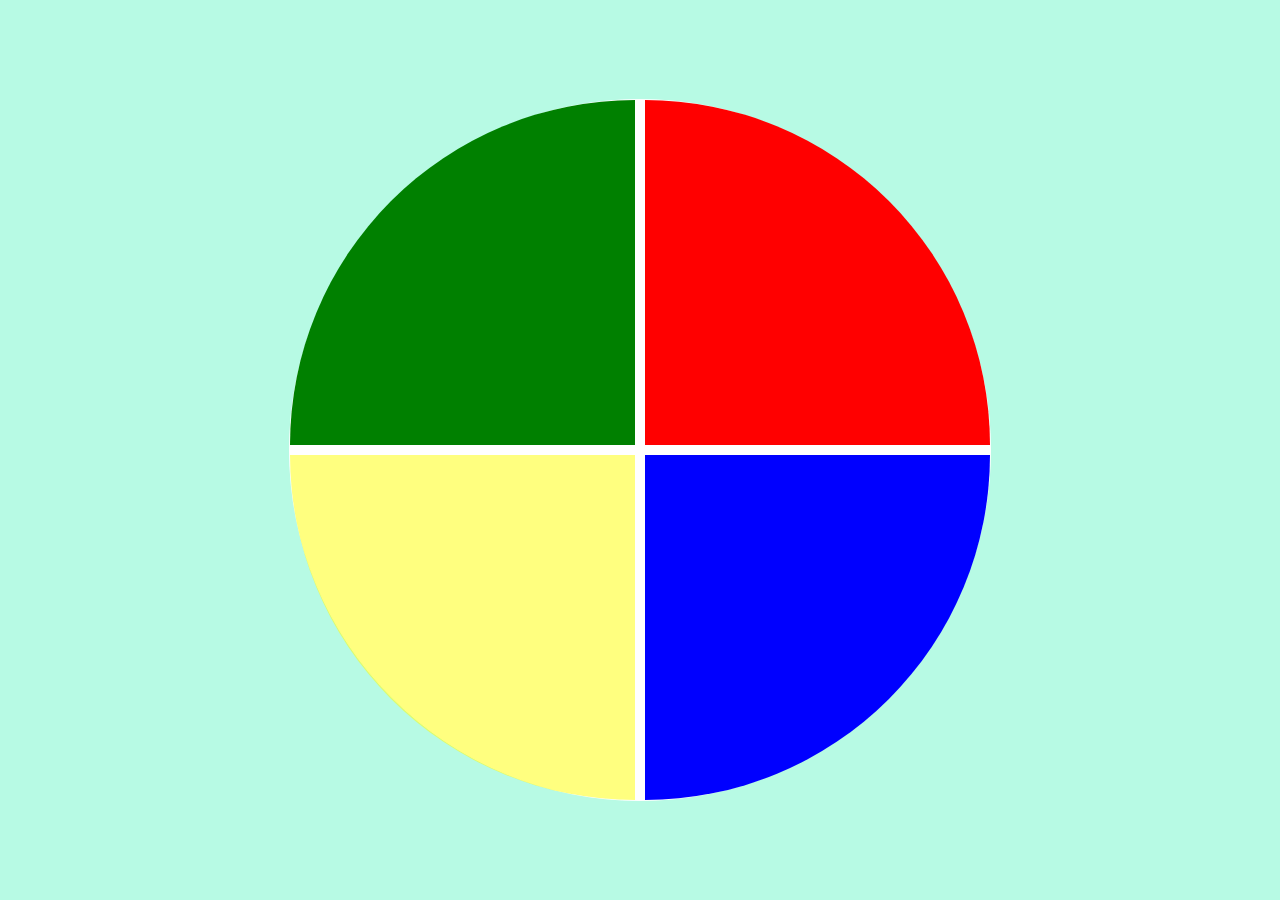
<file: Genius/index.html>
<!DOCTYPE html>
<html lang="en">
<head>
    <meta charset="UTF-8">
    <meta name="viewport" content="width=device-width, initial-scale=1.0">
    <link rel="stylesheet" href="style.css">
    <title>Document</title>
</head>
<body>
    <div class="fundo-jogo">
        <div class="genius">
            <div class="blue"></div>
            <div class="yellow"></div>
            <div class="red"></div>
            <div class="green"></div>
        </div>
    </div>
    <script src="script.js"></script>
</body>
</html>
</file>
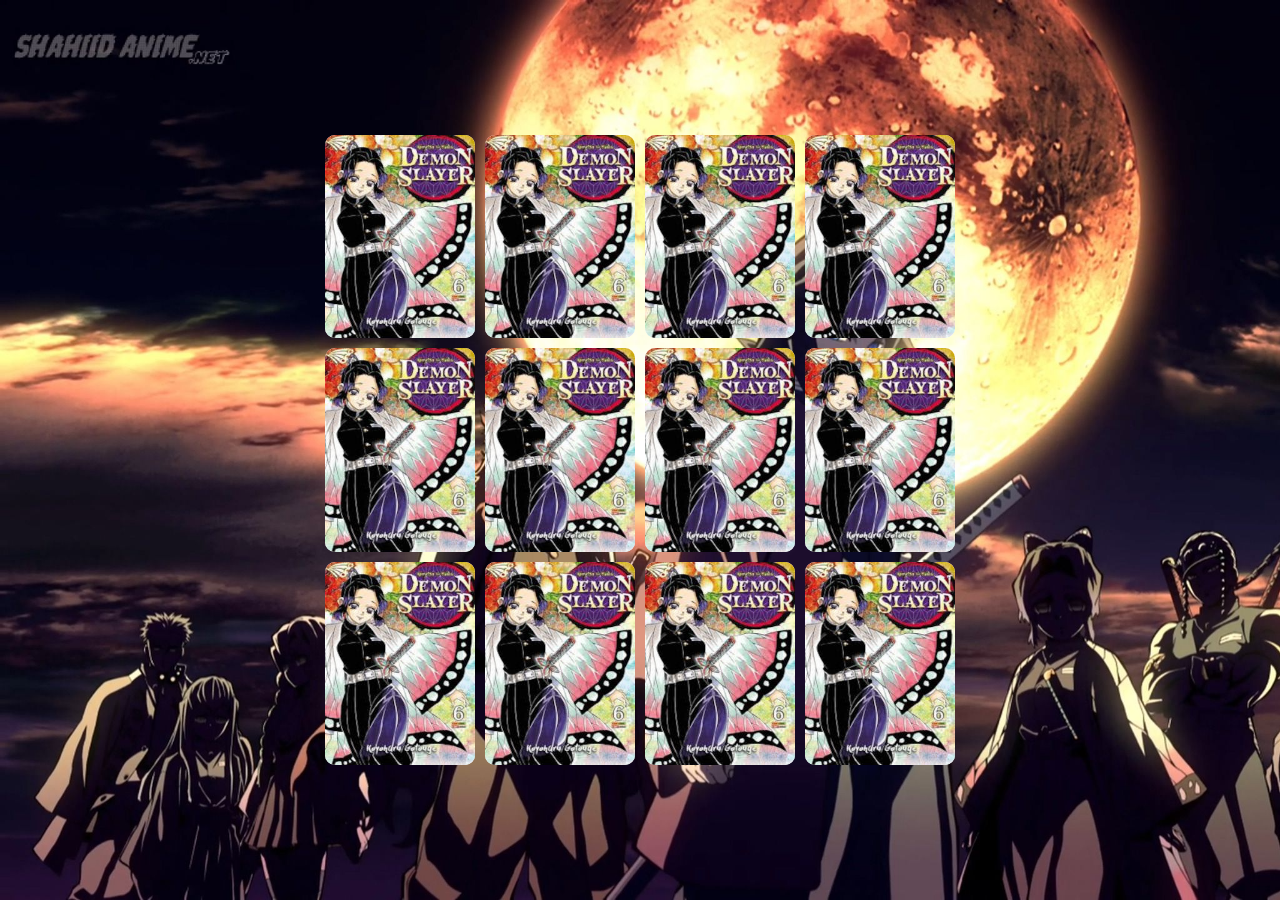
<file: Jogo da memoria/index.html>
<!DOCTYPE html>
<html lang="pt-br">
<head>
    <meta charset="UTF-8">
    <meta name="viewport" content="width=device-width, initial-scale=1.0">
    <link rel="stylesheet" href="style.css">
    <title>Jogo da memória</title>
</head>
<body>
    <main class="game">
        <div class="card" data-card="giyu">
            <img src="Personagens/Giyu-Tomioka.jpg" alt="Verso da carta" class="front-card">
            <img src="Personagens/background-card-200px.jpg" alt="Face da carta" class="card-back">
        </div>
        <div class="card" data-card="inosuke">
            <img src="Personagens/INOSUKE-HASHIBIRA.jpg" alt="Verso da carta" class="front-card">
            <img src="Personagens/background-card-200px.jpg" alt="Face da carta" class="card-back">
        </div>
        <div class="card" data-card="nezuko">
            <img src="Personagens/Nezuko-Kamado.jpg" alt="Verso da carta" class="front-card">
            <img src="Personagens/background-card-200px.jpg" alt="Face da carta" class="card-back">
        </div>
        <div class="card" data-card="shinobu"> 
            <img src="Personagens/Shinobu-Kocho.jpg" alt="Verso da carta" class="front-card">
            <img src="Personagens/background-card-200px.jpg" alt="Face da carta" class="card-back">
        </div>
        <div class="card" data-card="tanjiro">
            <img src="Personagens/Tanjiro-kamado.jpg" alt="Verso da carta" class="front-card">
            <img src="Personagens/background-card-200px.jpg" alt="Face da carta" class="card-back">
        </div>
        <div class="card" data-card="zenitsu">
            <img src="Personagens/Zenitsu-Agatsuma.jpg" alt="Verso da carta" class="front-card">
            <img src="Personagens/background-card-200px.jpg" alt="Face da carta" class="card-back">
        </div>
        
        <div class="card" data-card='giyu'>
            <img src="Personagens/Giyu-Tomioka.jpg" alt="Verso da carta" class="front-card">
            <img src="Personagens/background-card-200px.jpg" alt="Face da carta" class="card-back">
        </div>
        <div class="card" data-card="inosuke">
            <img src="Personagens/INOSUKE-HASHIBIRA.jpg" alt="Verso da carta" class="front-card">
            <img src="Personagens/background-card-200px.jpg" alt="Face da carta" class="card-back">
        </div>
        <div class="card" data-card="nezuko">
            <img src="Personagens/Nezuko-Kamado.jpg" alt="Verso da carta" class="front-card">
            <img src="Personagens/background-card-200px.jpg" alt="Face da carta" class="card-back">
        </div>
        <div class="card" data-card="shinobu"> 
            <img src="Personagens/Shinobu-Kocho.jpg" alt="Verso da carta" class="front-card">
            <img src="Personagens/background-card-200px.jpg" alt="Face da carta" class="card-back">
        </div>
        <div class="card" data-card="tanjiro">
            <img src="Personagens/Tanjiro-kamado.jpg" alt="Verso da carta" class="front-card">
            <img src="Personagens/background-card-200px.jpg" alt="Face da carta" class="card-back">
        </div>
        <div class="card" data-card="zenitsu">
            <img src="Personagens/Zenitsu-Agatsuma.jpg" alt="Verso da carta" class="front-card">
            <img src="Personagens/background-card-200px.jpg" alt="Face da carta" class="card-back">
        </div>
        
        <script src="script.js"></script>
    </main>
</body>
</html>
</file>
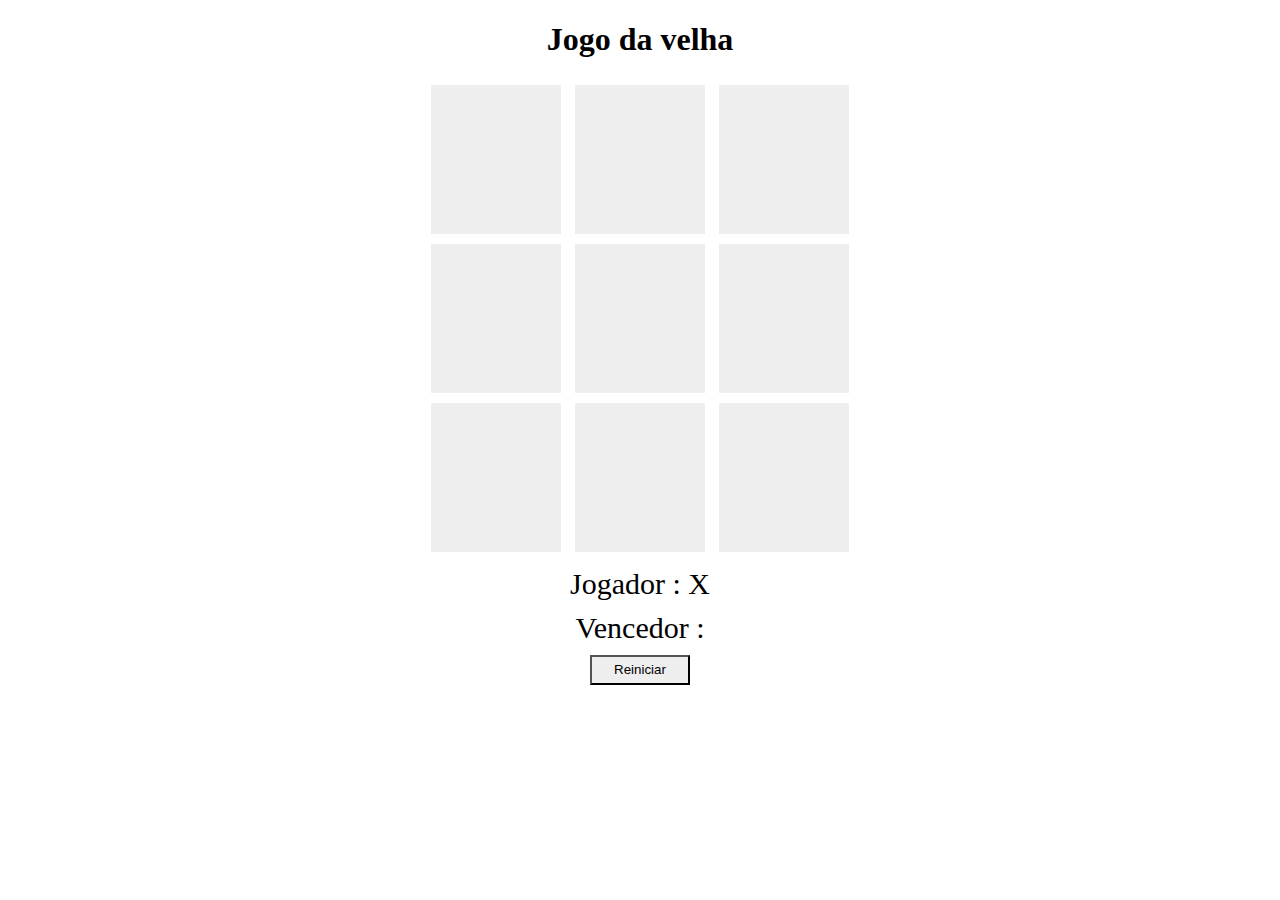
<file: Jogo da velha/index.html>
<!DOCTYPE html>
<html lang="pt-br">

<head>
    <meta charset="UTF-8">
    <meta name="viewport" content="width=device-width, initial-scale=1.0">
    <link rel="stylesheet" href="style.css">
    <title>Jogo da velha</title>
</head>

<body>
    <h1>Jogo da velha</h1>

    <div class="linha">
        <div id="1" class="quadrado" onclick="escolherQuadrado(this.id)">-</div>
        <div id="2" class="quadrado" onclick="escolherQuadrado(this.id)">-</div>
        <div id="3" class="quadrado" onclick="escolherQuadrado(this.id)">-</div>
    </div>
    <div class="linha">
        <div id="4" class="quadrado" onclick="escolherQuadrado(this.id)">-</div>
        <div id="5" class="quadrado" onclick="escolherQuadrado(this.id)">-</div>
        <div id="6" class="quadrado" onclick="escolherQuadrado(this.id)">-</div>
    </div>
    <div class="linha">
        <div id="7" class="quadrado" onclick="escolherQuadrado(this.id)">-</div>
        <div id="8" class="quadrado" onclick="escolherQuadrado(this.id)">-</div>
        <div id="9" class="quadrado" onclick="escolherQuadrado(this.id)">-</div>
    </div>
    <div class="jogador">
        <label>Jogador :</label>
        <label id="jogador-turno"></label>
    </div>
    <div class="vencedor">
        <label>Vencedor :</label>
        <label id="vencedor-selecionado"></label>
    </div>
    <button onclick="reiniciar()">Reiniciar</button>
    <script src="script.js"></script>
</body>

</html>
</file>
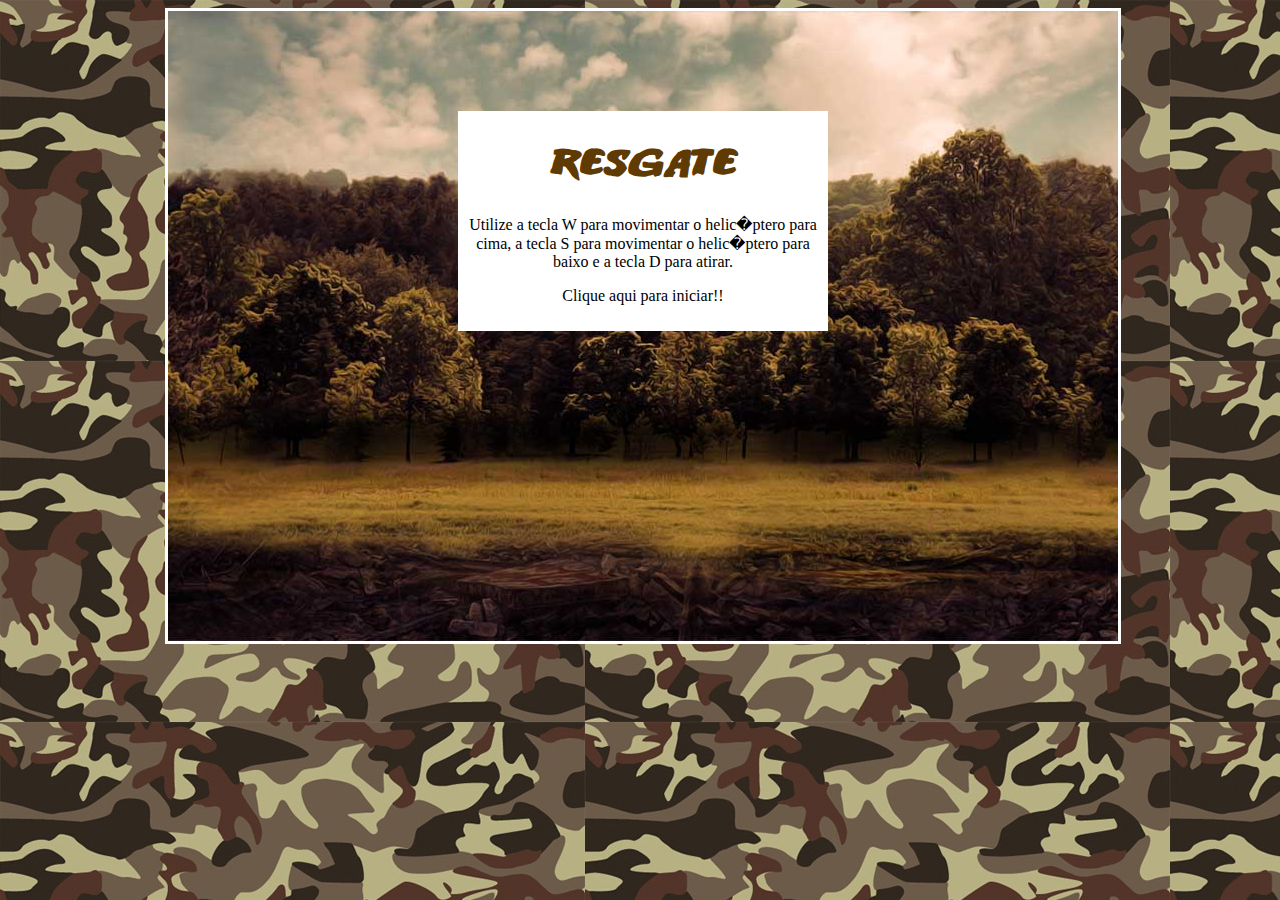
<file: Jogo de nave jquerry/index.html>
<!doctype html>
<html>
<head>
<meta charset="utf-8">
<title>Resgate</title>

<link href="css/estilos.css" rel="stylesheet" type="text/css">
</head>

<body>
<div id="container"> <!-- div container !-->

	<div id="fundoGame"> <!-- div fundoGame !-->
	
		<div id="inicio" onclick="start()"><h1> Resgate </h1> <!-- div inicio !-->
		<p>Utilize a tecla W para movimentar o helic�ptero para cima, a tecla S para movimentar o helic�ptero para baixo e a tecla D para atirar.</p>
		<p> Clique aqui para iniciar!! </p>
		</div> <!-- Fim da div inicio !-->
		
    </div> <!-- Fim da div fundoGame !-->
	
</div> <!-- Fim da div container !-->
<!-- Sons do jogo !-->
<audio src="sons/som.mp3" preload="auto" id="somDisparo"></audio>
<audio src="sons/explosao.mp3" preload="auto" id="somExplosao"></audio>
<audio src="sons/musica_fundo.mp3" preload="auto" id="musica"></audio>
<audio src="sons/gameover.mp3" preload="auto" id="somGameover"></audio>
<audio src="sons/perdido.mp3" preload="auto" id="somPerdido"></audio>	
<audio src="sons/resgate.mp3" preload="auto" id="somResgate"></audio>

    <script type="text/javascript" src="js/jquery-1.11.1.min.js"></script>
    <script type="text/javascript" src="js/js.js"></script> 
    <script type="text/javascript" src="js/jquery-collision.min.js"></script>
</body>
</html>
</file>
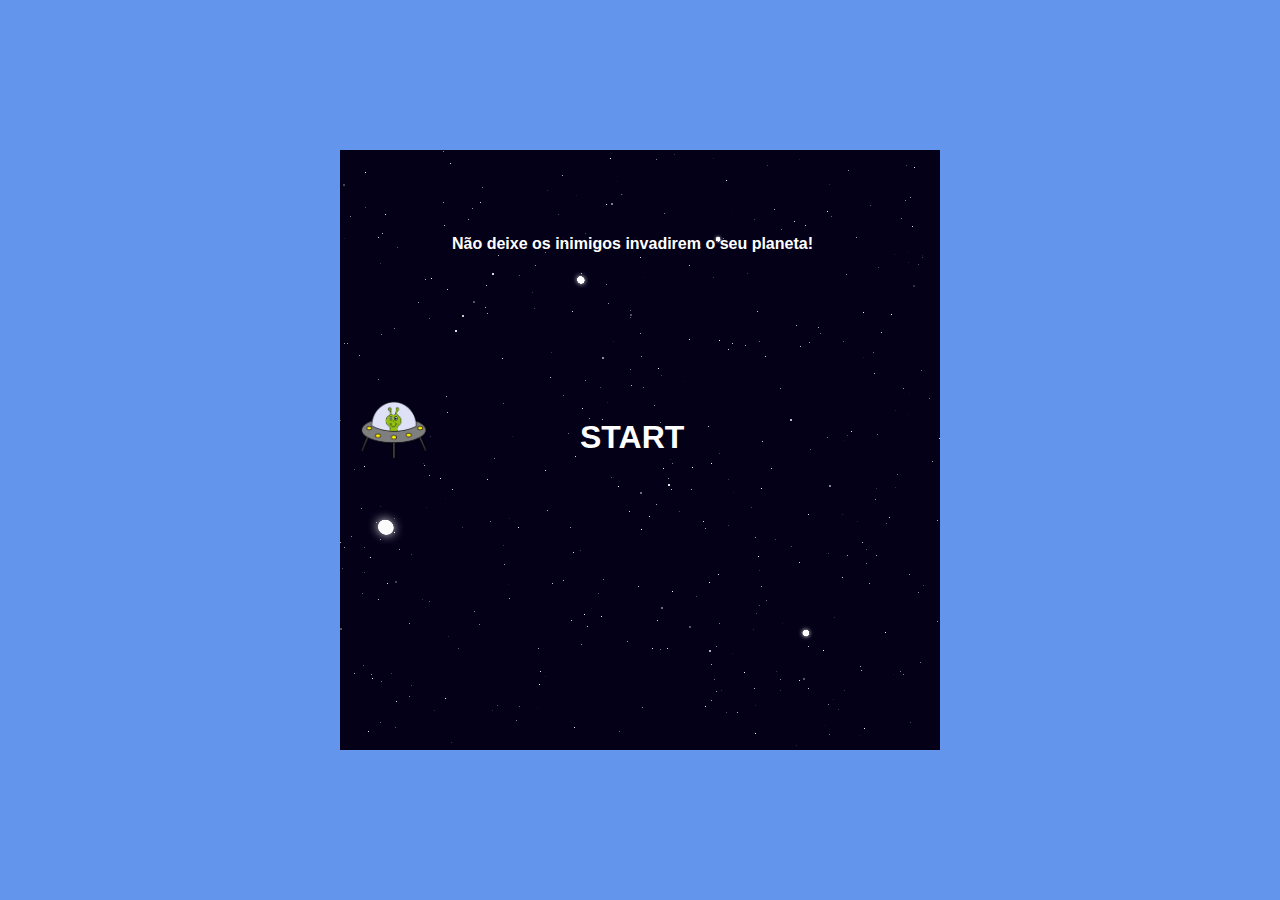
<file: Jogo de nave/index.html>
<!DOCTYPE html>
<html lang="en">
<head>
    <meta charset="UTF-8">
    <meta name="viewport" content="width=device-width, initial-scale=1.0">
    <link rel="stylesheet" href="style.css">
    <title>Shooter</title>
</head>
<body>
    <div id="main-play-area">
        <img class="player-shooter" src="./img/hero.png" alt="hero">
        <h4 class="game-instructions">
            Não deixe os inimigos invadirem o seu planeta!
        </h4>
        <div class="start-button">
            <h1>START</h1>
        </div>
    </div>
    <script type="text/javascript" src="script.js"></script>
</body>
</html>
</file>
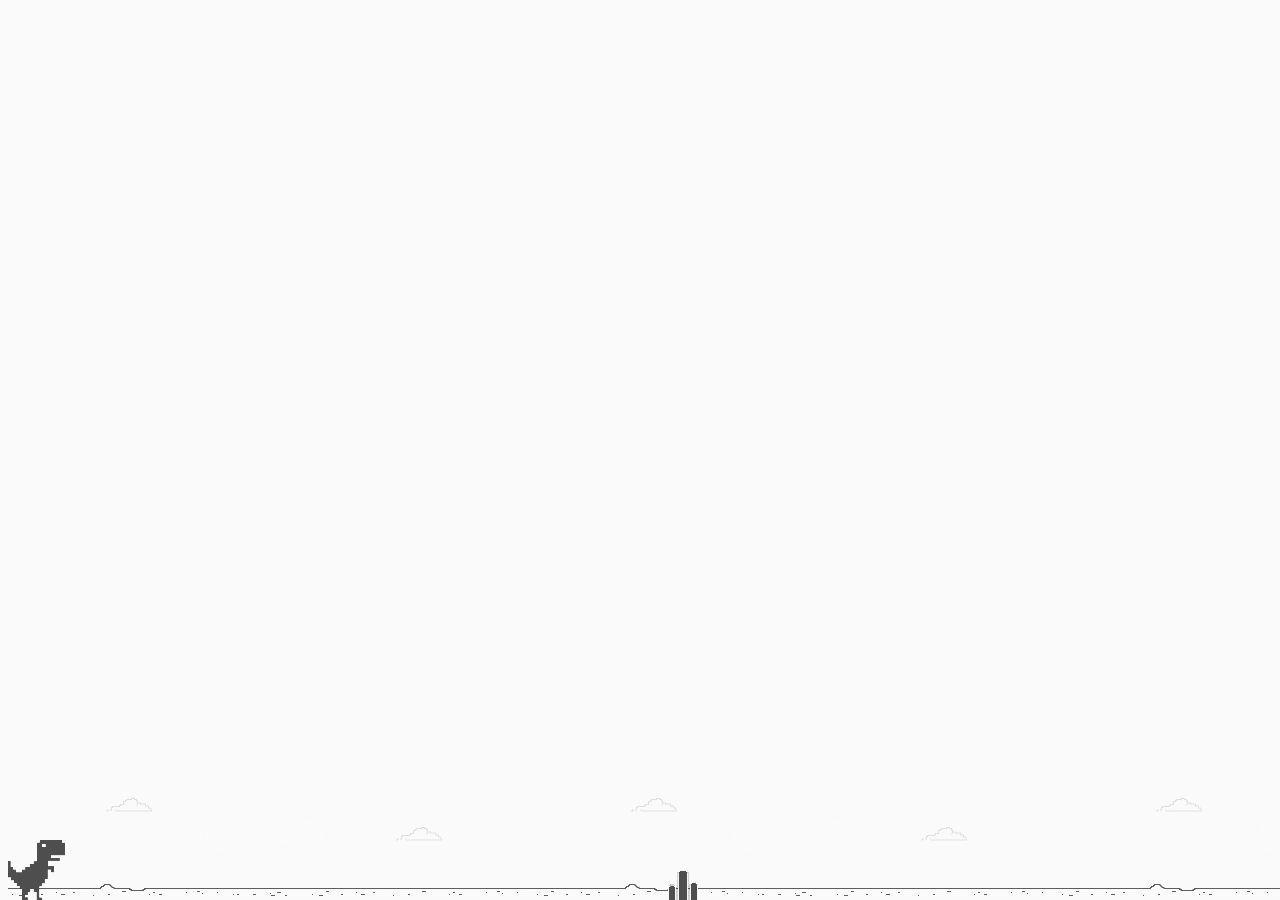
<file: Jogo do dinossauro sem internet/index.html>
<!DOCTYPE html>
<html lang="pt-br">
<head>
    <meta charset="UTF-8">
    <meta name="viewport" content="width=device-width, initial-scale=1.0">
    <link rel="stylesheet" href="style.css">
    <title>Dinossauro sem net</title>
</head>
<body>
    <div class="background">
        <div class="dino"></div>
    </div>
    <script src="script.js"></script>
</body>
</html>
</file>
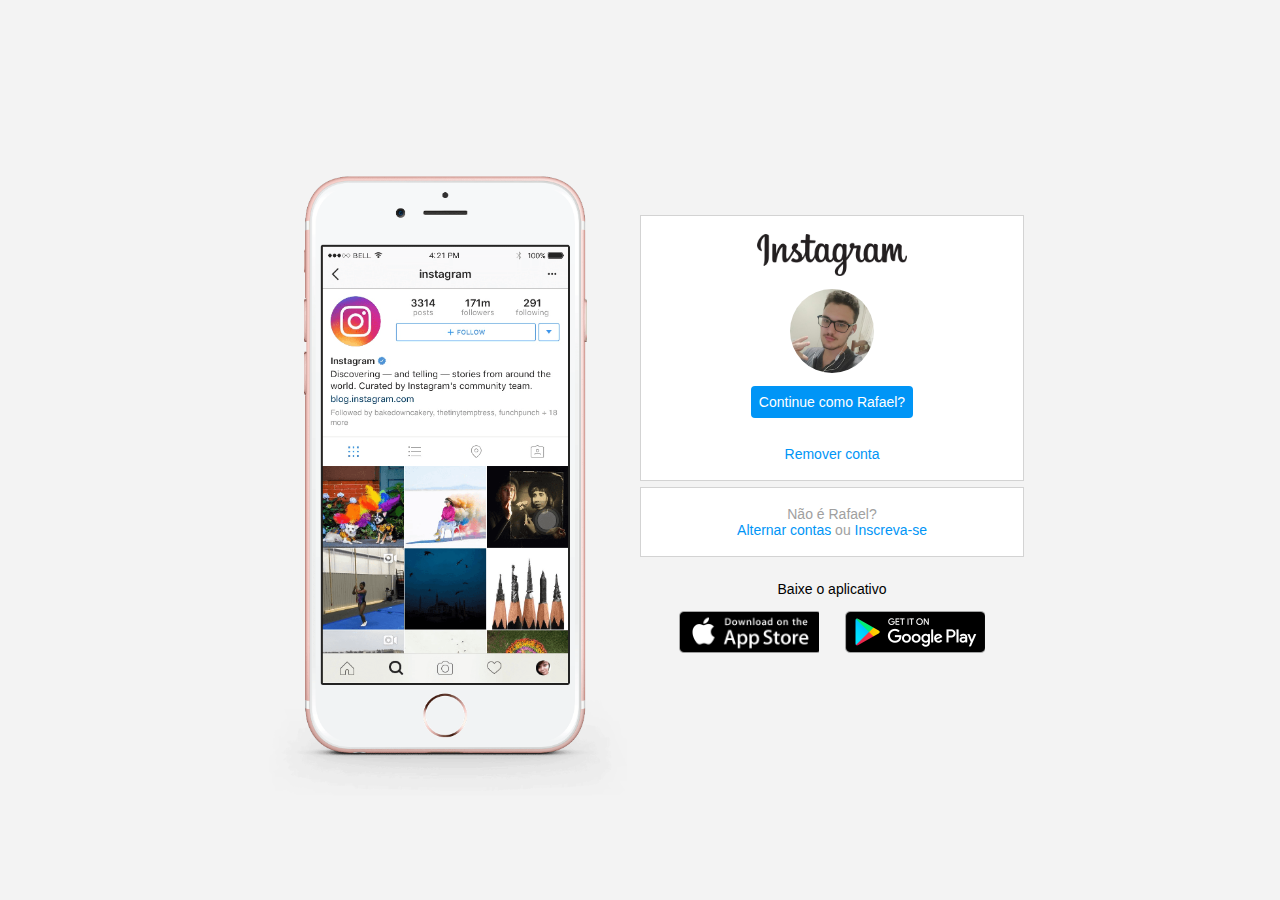
<file: Recriando o instagram/index.html>
<!DOCTYPE html>
<html lang="pt-br">
<head>
    <meta charset="UTF-8">
    <meta name="viewport" content="width=device-width, initial-scale=1.0">
    <link rel="stylesheet" href="style.css">
    <title>Instagram</title>
</head>
<body>
    <div class="instagram-wrapper">
        <div class="instagram-phone">
            <img src="./img/instagram-celular.png" alt="celular">
        </div>
        <div class="instagram-continue">
            <div class="group">
                <img src="./img/instagram-logo.png" class="instagram-logo" alt="instagram logo">
                <div class="profile-photo">
                    <img src="img/perfil-instagram .jpg" alt="foto de perfil">
                </div>
                <a href="#" class="instagram-login">Continue como Rafael?</a>
                <a href="#" class="instagram-logout">Remover conta</a>
            </div>
            <div class="group">
                <p class="not-account">Não é Rafael?</p>
                <p class="not-account">
                    <span class="link-blue">Alternar contas</span>
                    ou
                    <span class="link-blue">Inscreva-se</span>
                </p>
            </div>
            <div class="get-the-app">
                <p class="get-app">Baixe o aplicativo</p>
                <div class="download">
                    <a href="#" class="app-download"></a>
                    <a href="#" class="app-download"></a>
                </div>
            </div>
        </div>
    </div>
</body>
</html>
</file>
<file: Genius/style.css>
body{
    margin: 0;
    background-color: rgb(183, 250, 228);
}
.fundo-jogo{
    display: flex;
    justify-content: center;
    align-items: center;
    width: 100vw;
    height: 100vh;
}
.genius{
    display: grid;
    grid-template-areas: 'verde vermelho' 
    'amarelo azul';
    height: 700px;
    width: 700px;
    border-radius: 100%;
    border: 1px solid #ffffff;
    background-color: #ffffff;
    gap: 10px;
}
.blue{
    grid-area: azul;
    background-color: blue;
    border-bottom-right-radius: 100%;
}
.red{
    grid-area: vermelho;
    background-color: red;
    border-top-right-radius: 100%;
}
.green{
    grid-area: verde;
    background-color: green;
    border-top-left-radius: 100%;
}
.yellow{
    grid-area: amarelo;
    background-color: yellow;
    border-bottom-left-radius: 100%;
}
.selected{
    opacity: .5;
}
</file>
<file: Jogo da memoria/style.css>
*{
    padding: 0;
    margin: 0;
    box-sizing: border-box;
}
body{
    height: 100vh;
    display: flex;
    background-image: url(Personagens/background.jpg);
    background-repeat: no-repeat;
    background-size: cover;
}
.game{
    width: 640px;
    height: 640px;
    margin: auto;
    display: flex;
    /* Flex wrap faz com que quando atingir o limite máximo da largura a linha se quebre */
    flex-wrap: wrap;
    /* perspective mostra a perspectiva do usuário no eixo Z que é o eixo 3d, quanto maior a perspectiva maior é o efeito 3d.
    So funciona junto de um transform-style: preserve-3d; */
    perspective: 1000px;
}
.card{
    /* Calc da altura e largura para caber no container do game, o -10px é a margin pois quando os elementos colidirem suas margins somarão 10px( 5px + 5px ) */
    height: calc(33.333% - 10px);
    width: calc(25% - 10px);
    margin: 5px;
    position: relative;
    box-shadow: 1px rgba(1,1,1,.3);
    cursor: pointer;
    transform: scale(1);
    /* Não deixa o elemento achatado  */
    transform-style: preserve-3d;
    transition: transform  1s;
}

.card:active{
    transform: scale(.97);
    transition: transform .3s;

}

.front-card,
.card-back{
    width:100%;
    height:100%;
    position: absolute;
    border-radius: 10px;
}

.front-card{
    transform: rotateY(360deg);
}
/* Animação de giro */
.card.virar{
    transform: rotateY(180deg);
}
</file>
<file: Jogo da velha/style.css>
body{
    text-align: center;
}
.quadrado{
    text-align: center;
    width: 50px;
    background: #eee;
    color: #eee;
    display: inline-block;
    padding: 40px;
    font-size: 60px;
    margin: 5px;]
    cursor: pointer;
}
.jogador,.vencedor{
    font-size: 30px;
    margin-top: 10px;
}
button{
    margin-top: 10px;
    width: 100px;
    height: 30px;
    background: #eee;
    cursor: pointer;
}
</file>
<file: Jogo de nave jquerry/css/estilos.css>
@font-face {
	font-family:Titulo;
	src:url(../fontes/ANODETONOONE.TTF);
}

h1 {
	font-family:Titulo;
	font-size:40px;
	color:#603A03;
}

body {
	background-image:url(../imgs/fundo.jpg);
}

#container{
	width:950px;
	height:auto;
	position:relative;
	margin-left:auto;
	margin-right:auto;
}


#fundoGame {
	width:950px;
	height:630px;
	background-image:url(../imgs/fundo_game.jpg);
	border-color:#FFF;
	border-style:solid;
}

#jogador {
	width:256px;
	height:66px;
	position:absolute;
	left:8px;
	top:179px;
background-image:url(../imgs/apache.png);

}

#inimigo1 {
	width: 256px;
	height: 66px;
	position: absolute;
	left: 689px;
	top: 253px;
	background-image:url(../imgs/inimigo1.png);
	
}

#inimigo2 {
	width: 165px;
	height: 70px;
	position: absolute;
	left: 775px;
	top: 447px;
	background-image: url(../imgs/inimigo2.png);
}

#amigo {
	width: 44px;
	height: 51px;
	position: absolute;
	left: 10px;
	top: 464px;
	background-image:url(../imgs/amigo.png);
}

#inicio {
	width:350px;
	height:200px;
	background-color:#FFF;
 	margin-left:auto;
        margin-right:auto;
 	margin-top:100px;
	text-align:center;
	padding:10px;

}
.anima1 {
	background-image:url(../imgs/helicoptero.png);
	animation:play .5s steps(2) infinite;

       -webkit-animation: play .5s steps(2) infinite;
       -moz-animation: play .5s steps(2) infinite;
       -ms-animation: play .5s steps(2) infinite;
       -o-animation: play .5s steps(2) infinite;
}

@keyframes play {
	from {background-position:0px;}
	to {background-position:-512px;}
}


@-webkit-keyframes play {
   from { background-position:0px; }
     to { background-position: -512px; }
}

@-moz-keyframes play {
   from { background-position:0px; }
     to { background-position: -512px; }
}

@-ms-keyframes play {
   from { background-position:0px; }
     to { background-position: -512px; }
}

@-o-keyframes play {
   from { background-position:0px; }
     to { background-position: -512px; }
}
.anima2 {
    background-image:url(../imgs/inimigo1.png);
    animation: play .5s steps(2) infinite;
    -webkit-animation: play .5s steps(2) infinite;
    -moz-animation: play .5s steps(2) infinite;
    -ms-animation: play .5s steps(2) infinite;
    -o-animation: play .5s steps(2) infinite; 
}


.anima3 {
	background-image:url(../imgs/amigo.png);
	animation:play2 .9s steps(12) infinite;
	-webkit-animation: play2 .9s steps(12) infinite;
       -moz-animation: play2 .9s steps(12) infinite;
        -ms-animation: play2 .9s steps(12) infinite;
         -o-animation: play2 .9s steps(12) infinite;
}

@keyframes play2 {
	from {background-position:0px;}
	to {background-position:-528px;}
}

@-webkit-keyframes play2 {
   from { background-position:    0px; }
     to { background-position: -528px; }
}

@-moz-keyframes play2 {
   from { background-position:    0px; }
     to { background-position: -528px; }
}

@-ms-keyframes play2 {
   from { background-position:    0px; }
     to { background-position: -528px; }
}

@-o-keyframes play2 {
   from { background-position:    0px; }
     to { background-position: -528px; }
}
#disparo {
	width: 50px;
	height: 8px;
	position: absolute;
	background-image: url(../imgs/disparo.png);
}
#explosao1 {
	width:15px;
	height:87px;
	position:absolute;

}

#explosao2 {
	width:15px;
	height:87px;
	position:absolute;
	
}

#explosao3 {
	width:44px;
	height:51px;
	position:absolute;
}

.anima4 {
	width:44px;
	height:51px;
	background-image:url(../imgs/amigo_explosao.png);
	animation:play3 .5s steps(7) infinite;
	-webkit-animation: play3 .5s steps(7) infinite;
       -moz-animation: play3 .5s steps(7) infinite;
        -ms-animation: play3 .5s steps(7) infinite;
         -o-animation: play3 .5s steps(7) infinite;
}

@keyframes play3 {
	from {background-position:0px;}
	to {background-position:-308px;}
}

@-webkit-keyframes play3 {
   from { background-position:    0px; }
     to { background-position: -308px; }
}

@-moz-keyframes play3 {
   from { background-position:    0px; }
     to { background-position: -308px; }
}

@-ms-keyframes play3 {
   from { background-position:    0px; }
     to { background-position: -308px; }
}

@-o-keyframes play3 {
   from { background-position:    0px; }
     to { background-position: -308px; }
}
#placar {
	width: 450px;
	height: 50px;
	position: absolute;
	left: 5px;
	top: 590px;
}

h2 {
	font-family:Titulo;
	font-size:20px;
	color:#FFF
}
#energia {
	width: 140px;
	height: 38px;
	position: absolute;
	left: 750px;
	top: 7px;	
}
h3 {
	font-family:Titulo;
	font-size:20px;
	color:#603A03;

}

#fim {
	width:350px;
	height:200px;
	background-color:#FFF;
 	margin-left:auto;
    	margin-right:auto;
 	margin-top:100px;
	text-align:center;
	padding:10px;

}
</file>
<file: Jogo de nave/style.css>
body {
    height: 100vh;
    width: 100%;
    display: flex;
    justify-content: center;
    align-items: center;
    padding: 0;
    margin: 0;
    font-family: sans-serif;
    background-color: cornflowerblue;
}

#main-play-area {
    background-color: black;
    background-image: url(img/space.png);
    height: 600px;
    width: 600px;
}

.game-instructions {
    position: relative;
    color: white;
    left: 7rem;
    top: 0px;
}

.start-button {
    position: relative;
    color: white;
    top: 9rem;
    left: 15rem;
    cursor: pointer;
}

.player-shooter {
    position: relative;
    height: 60px;
    width: 70px;
    left: 20px;
    top: 250px
}

.laser {
    position: relative;
    width: 40px;
    height: 30px;
}

.alien {
    height: 60px;
    width: 70px;
    position: relative;
}

.alien-transition {
    opacity: 1;
    transition: opacity 1.5s ease-in-out;
}

.dead-alien {
    height: 60px;
    width: 70px;
    position: relative;
    opacity: 0;
}
</file>
<file: Jogo do dinossauro sem internet/style.css>
body{
    background-color: #fafafa;
}
.dino{
    width: 60px;
    height: 60px;
    background-image: url(assets/dino.png);
    position: absolute;
    bottom: 0;
}
.cacto{
    background-image: url(assets/cactus.png);
    position: absolute;
    width: 30px;
    height: 30px;
    bottom: 0;
}
.game-over{
    text-align: center;
    color: #666666;
    margin-top: 60px;
    font-family: Arial, Helvetica, sans-serif;
}
@keyframes movercenario{
    from{
        background-position: 70000%;
    }
    to{
        background-position: 0;
    }
}
.background{
    position: absolute;
    bottom: 0;
    background-image: url(assets/background.png);
    background-repeat: repeat-x;
    animation: movercenario 600s infinite linear;
    width: 100%;
    height: 200px;
}
</file>
<file: Recriando o instagram/style.css>
* {
    padding: 0;
    margin: 0;
    box-sizing: border-box;
    text-decoration: none;
    font-family: sans-serif;
    font-size: 14px;
}

body {
    width: 100%;
    min-height: 100vh;
    background-color: rgb(243, 243, 243);
    margin: 0;
    padding: 0;
    display: flex;
    justify-content: center;
}

.instagram-wrapper {
    display: flex;
    align-items: center;
    justify-content: start;
    width: 60%;
    height: 100vh;
}

.instagram-phone {
    display: flex;
    align-items: center;
    justify-content: center;
    width: 50%;
}

.instagram-phone img {
    height: 50rem;
}

.instagram-continue {
    display: flex;
    align-items: center; /* horizontal */
    justify-content: space-around; /* vertical */
    flex-direction: column;
    width: 50%;
    min-height: 34rem;
}

.group {
    display: flex;
    justify-content: space-between;
    align-items: center;
    flex-direction: column;
    background-color: #ffffff;
    width: 100%;
    padding: 1.3rem 0;
    border: 1px solid lightgray;
}

.group:nth-child(1) {
    min-height: 19rem;
}

.instagram-logo {
    height: 3rem;
}

.profile-photo {
    display: flex;
    justify-content: center;
    align-items: center;
    border-radius: 50%;
    overflow: hidden;
}

.profile-photo img {
    height: 6rem;
}

.instagram-login {
    background-color: #0095f6;
    color: #ffffff;
    padding: 8px;
    border-radius: 4px;
}

.instagram-logout {
    color: #0095f6;
    margin-top: 1rem;
}

.not-account {
    color: rgb(160, 160, 160);
}

.link-blue {
    color: #0095f6;
}

.get-the-app {
    display: flex;
    flex-direction: column;
    align-items: center;
    justify-content: center;
    width: 100%;
    padding: 1.3rem 0;
}

.download {
    display: flex;
    width: 100%;
    justify-content: space-evenly;
    align-items: center;
    padding: 1rem;
}

.app-download {
    height: 3rem;
    width: 10rem;
    background-size: cover;
}

.app-download:nth-child(1) {
    background-image: url('./img/apple-button.png');
}

.app-download:nth-child(2) {
    background-image: url('./img/googleplay-button.png');
}

/* media queries */


@media (max-width: 1024px) {
    .instagram-wrapper {
        width: 90%;
    }
}

@media (max-width: 650px) {
    body {
        background-color: #ffffff;
    }

    .instagram-wrapper {
        width: 90%;
    }

    .instagram-phone {
        display: none;
    }

    .instagram-continue {
        width: 100%;
    }
    
    .group {
        border: 1px solid transparent;
    }
}
</file>
